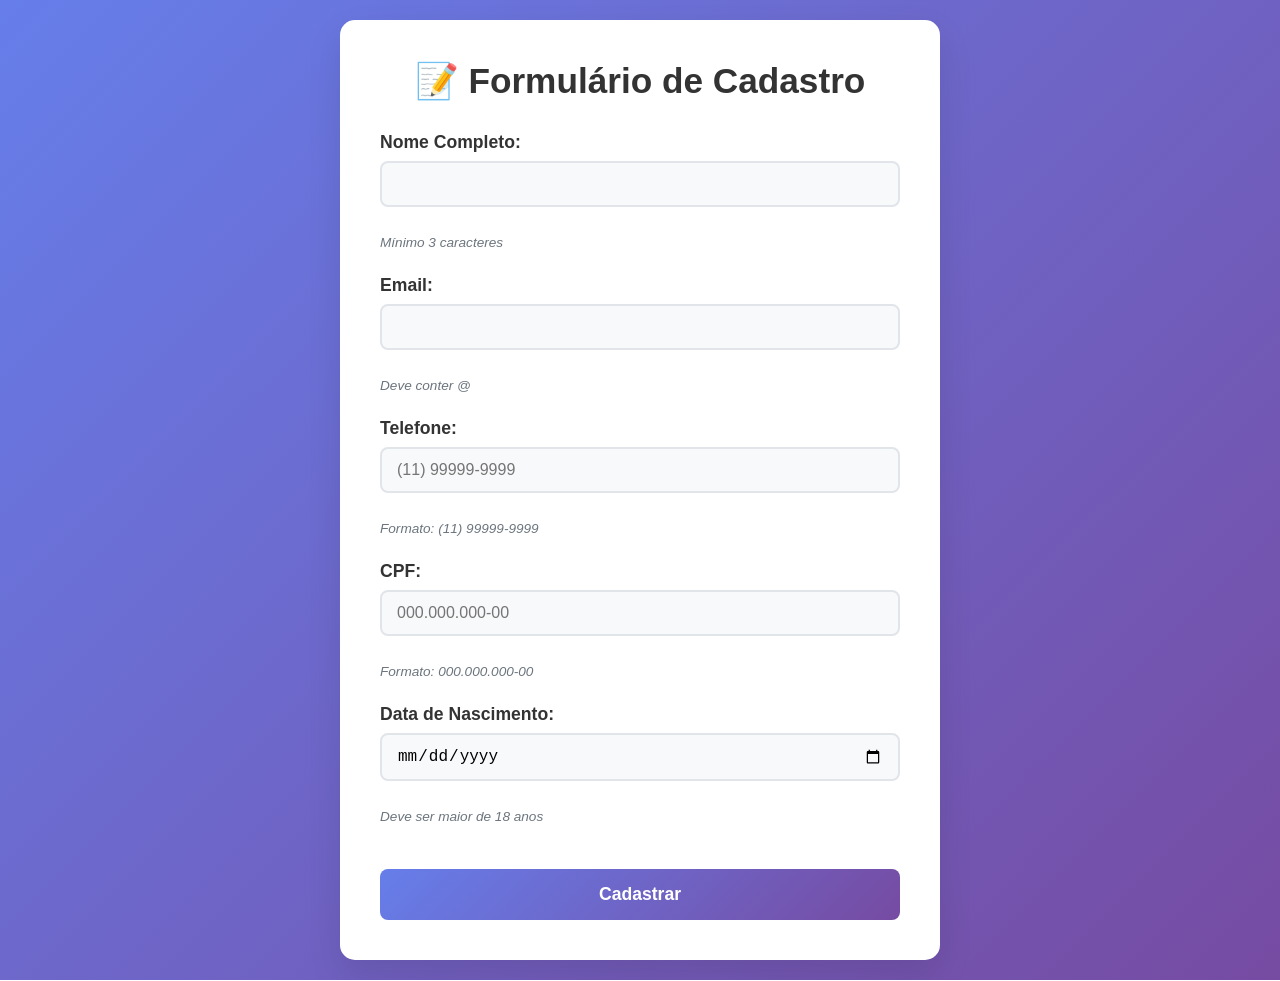
<file: 1 bm/leo-js/atividade1/index.html>
<!DOCTYPE html>
<html lang="pt-BR">
  <head>
    <meta charset="UTF-8" />
    <meta name="viewport" content="width=device-width, initial-scale=1.0" />
    <title>Formulário com Validação - Atividade 1</title>
    <link rel="stylesheet" href="styles.css" />
  </head>
  <body>
    <div class="container">
      <h1>📝 Formulário de Cadastro</h1>
      <form id="formulario" novalidate>
        <!-- Campo Nome: validação mínimo 3 caracteres -->
        <div class="campo">
          <label for="nome">Nome Completo:</label>
          <input type="text" id="nome" name="nome" required />
          <span class="erro" id="erro-nome"></span>
          <small class="dica">Mínimo 3 caracteres</small>
        </div>

        <!-- Campo Email: validação contendo @ -->
        <div class="campo">
          <label for="email">Email:</label>
          <input type="email" id="email" name="email" required />
          <span class="erro" id="erro-email"></span>
          <small class="dica">Deve conter @</small>
        </div>

        <!-- Campo Telefone: com máscara automática -->
        <div class="campo">
          <label for="telefone">Telefone:</label>
          <input
            type="tel"
            id="telefone"
            name="telefone"
            placeholder="(11) 99999-9999"
            required
          />
          <span class="erro" id="erro-telefone"></span>
          <small class="dica">Formato: (11) 99999-9999</small>
        </div>

        <!-- Campo CPF: com máscara automática -->
        <div class="campo">
          <label for="cpf">CPF:</label>
          <input
            type="text"
            id="cpf"
            name="cpf"
            placeholder="000.000.000-00"
            required
          />
          <span class="erro" id="erro-cpf"></span>
          <small class="dica">Formato: 000.000.000-00</small>
        </div>

        <!-- Campo Data de Nascimento: validação maior de 18 anos -->
        <div class="campo">
          <label for="dataNascimento">Data de Nascimento:</label>
          <input
            type="date"
            id="dataNascimento"
            name="dataNascimento"
            required
          />
          <span class="erro" id="erro-data"></span>
          <small class="dica">Deve ser maior de 18 anos</small>
        </div>

        <!-- Botão de submit -->
        <button type="submit">Cadastrar</button>

        <!-- Área para mostrar dados válidos -->
        <div id="resultado" class="resultado"></div>
      </form>
    </div>

    <script src="script.js"></script>
  </body>
</html>
</file>
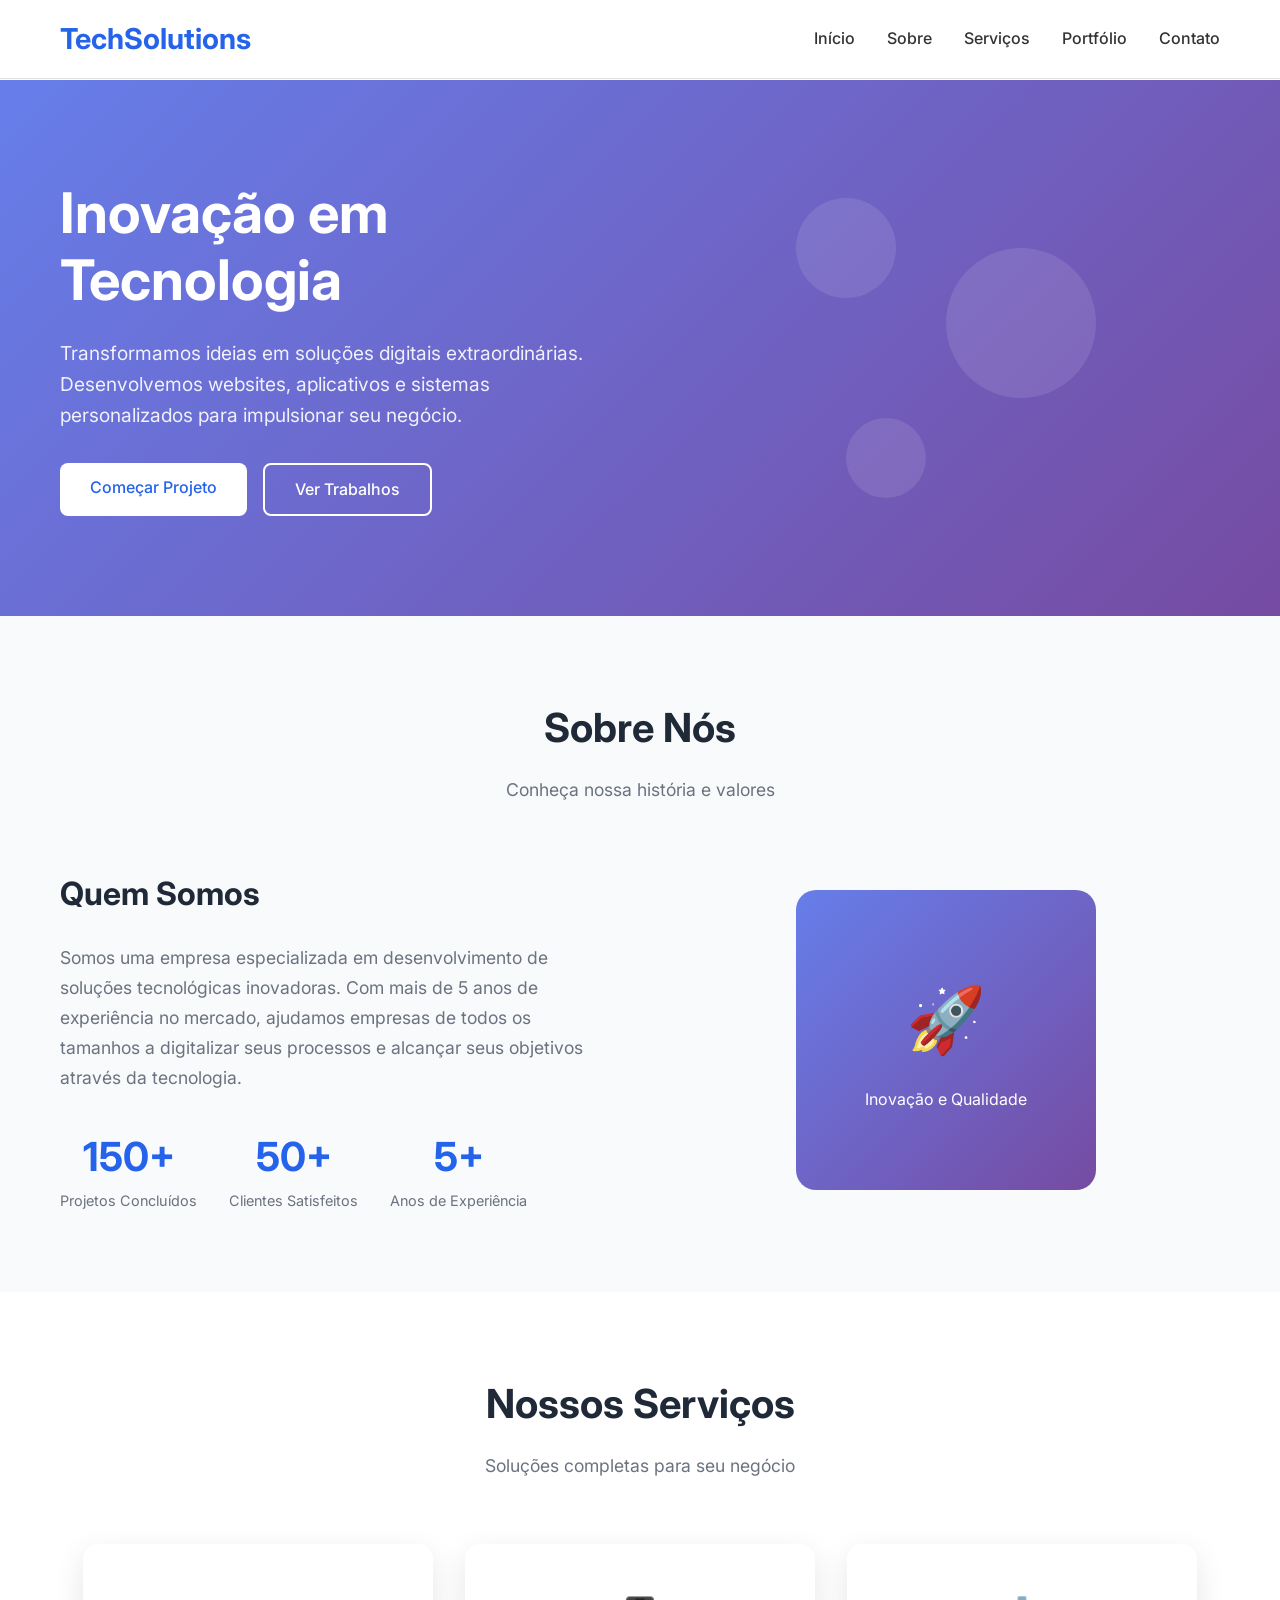
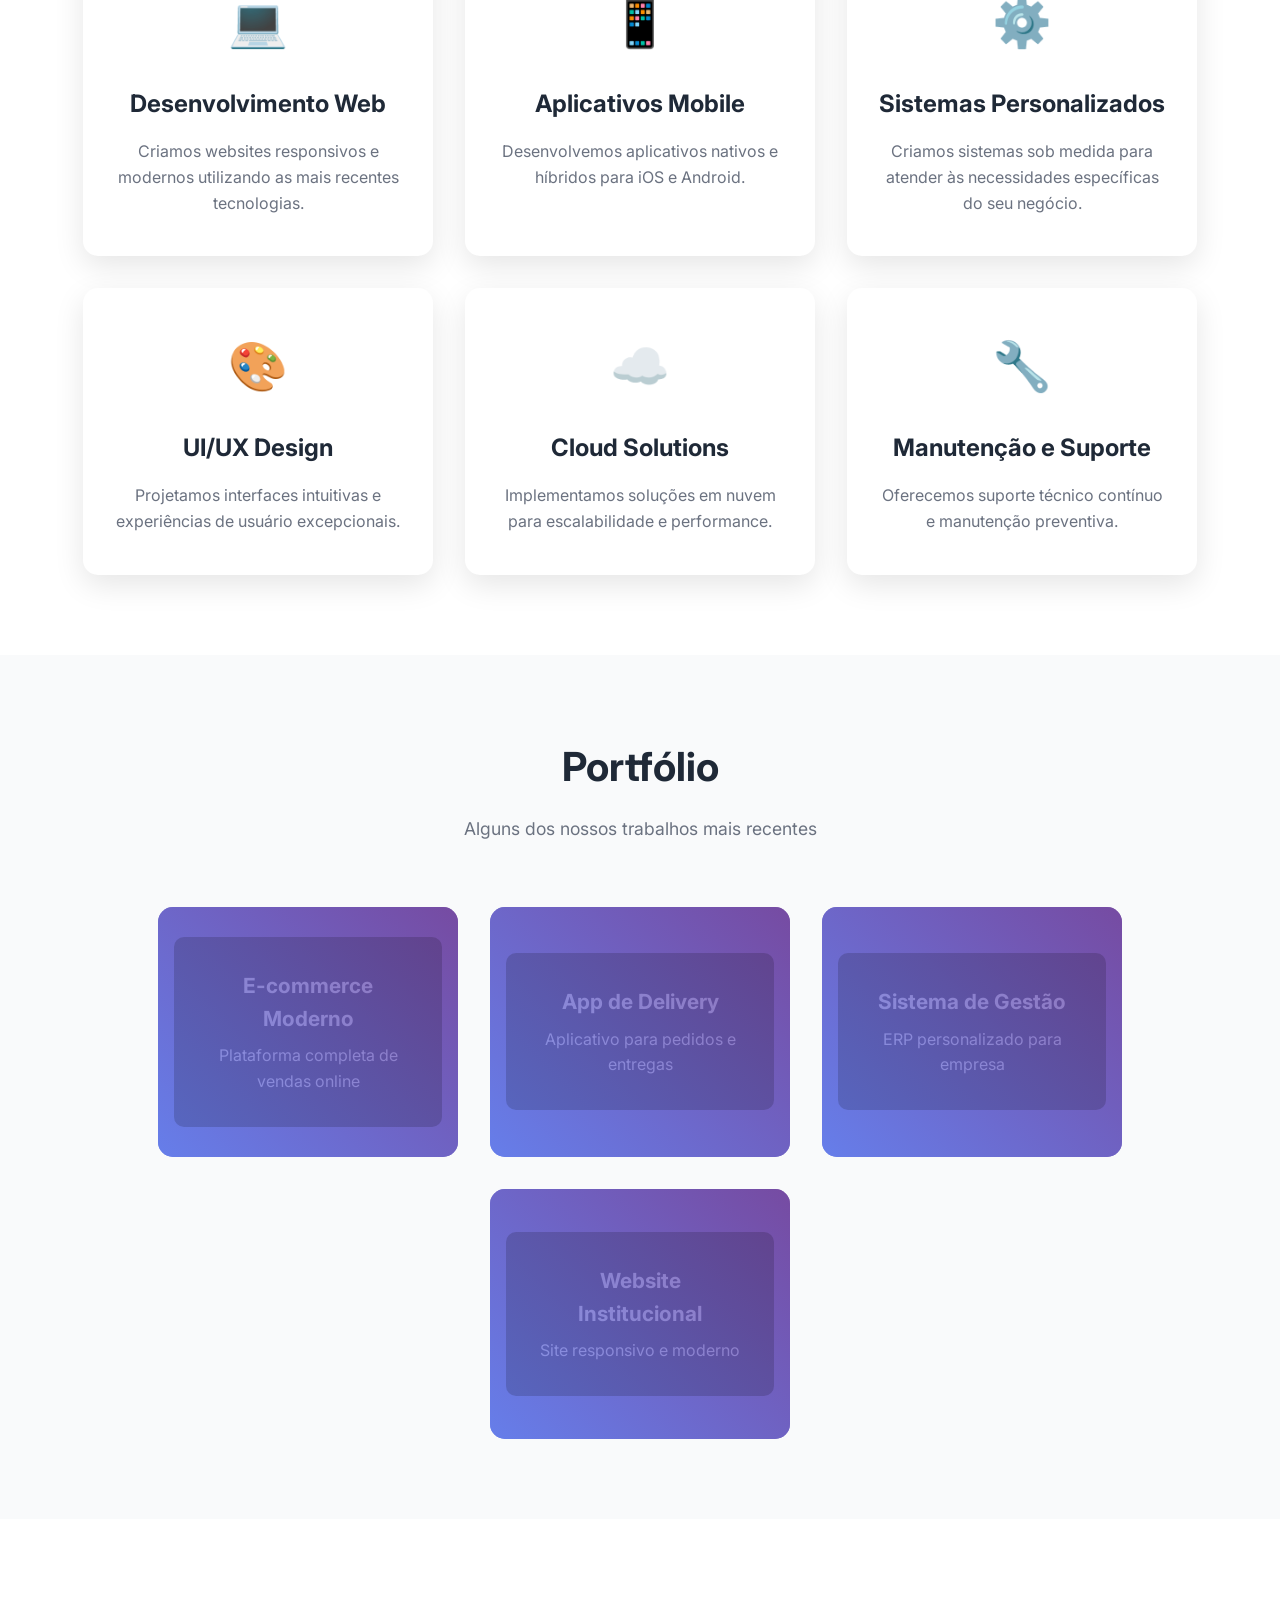
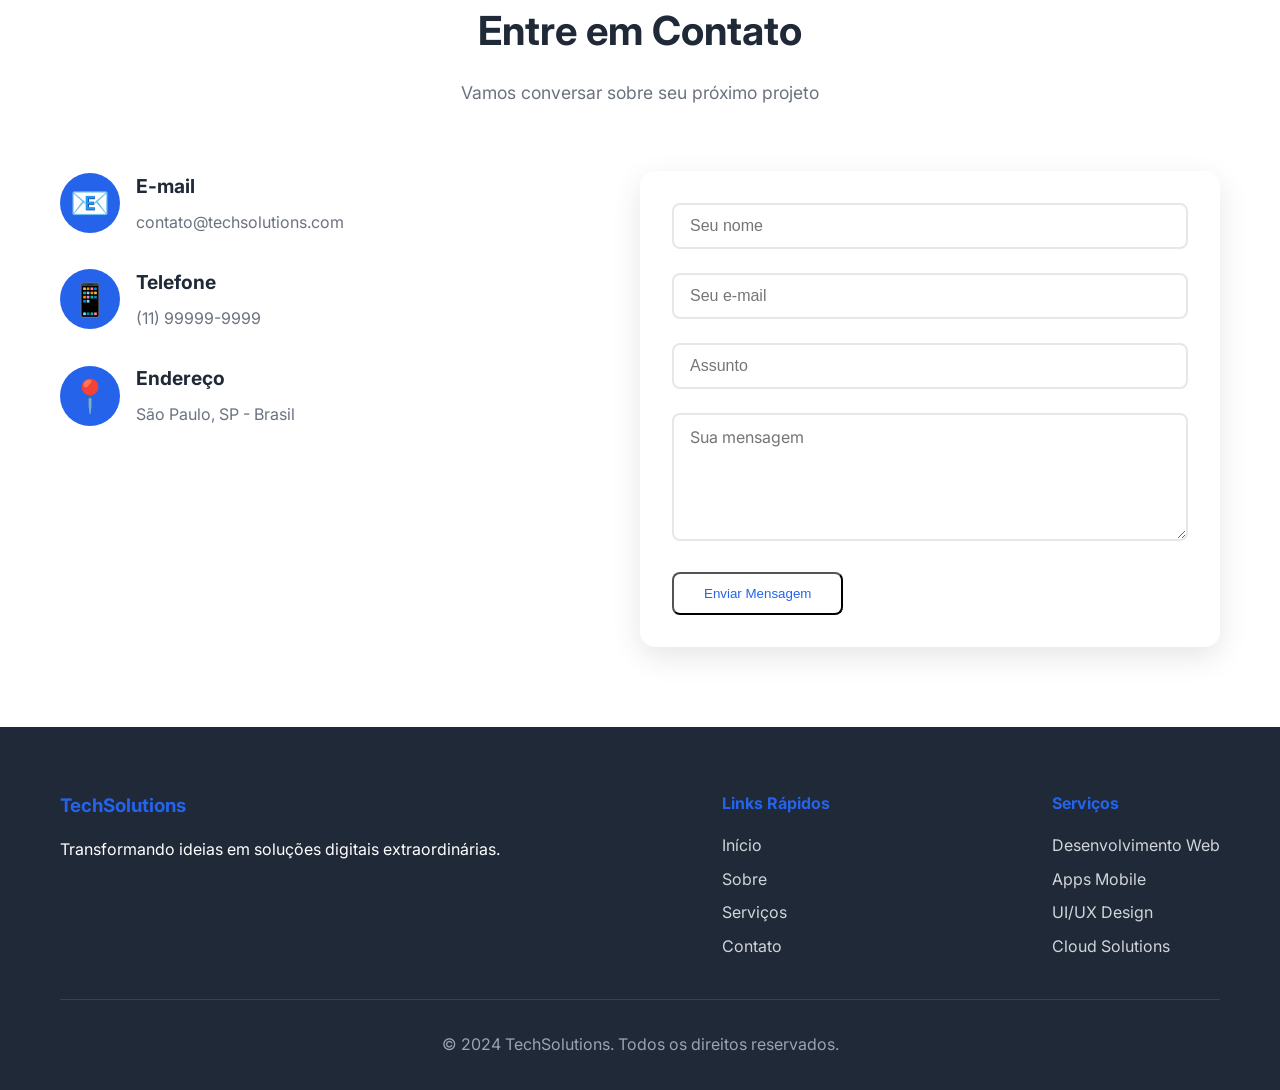
<file: 1 bm/osni/ofrmativa-2/index.html>
<!DOCTYPE html>
<html lang="pt-br">
  <head>
    <meta charset="UTF-8" />
    <meta name="viewport" content="width=device-width, initial-scale=1.0" />
    <title>TechSolutions - Inovação em Tecnologia</title>
    <link rel="stylesheet" href="style.css" />
    <link rel="preconnect" href="https://fonts.googleapis.com" />
    <link rel="preconnect" href="https://fonts.gstatic.com" crossorigin />
    <link
      href="https://fonts.googleapis.com/css2?family=Inter:wght@300;400;500;600;700&display=swap"
      rel="stylesheet"
    />
  </head>
  <body>
    <!-- Header -->
    <header class="header">
      <nav class="navbar">
        <div class="nav-container">
          <div class="nav-logo">
            <h1>TechSolutions</h1>
          </div>
          <div class="nav-menu" id="nav-menu">
            <a href="#home" class="nav-link">Início</a>
            <a href="#about" class="nav-link">Sobre</a>
            <a href="#services" class="nav-link">Serviços</a>
            <a href="#portfolio" class="nav-link">Portfólio</a>
            <a href="#contact" class="nav-link">Contato</a>
          </div>
          <div class="hamburger" id="hamburger">
            <span class="bar"></span>
            <span class="bar"></span>
            <span class="bar"></span>
          </div>
        </div>
      </nav>
    </header>

    <!-- Hero Section -->
    <section id="home" class="hero">
      <div class="hero-container">
        <div class="hero-content">
          <h2 class="hero-title">Inovação em Tecnologia</h2>
          <p class="hero-description">
            Transformamos ideias em soluções digitais extraordinárias.
            Desenvolvemos websites, aplicativos e sistemas personalizados para
            impulsionar seu negócio.
          </p>
          <div class="hero-buttons">
            <a href="#contact" class="btn btn-primary">Começar Projeto</a>
            <a href="#portfolio" class="btn btn-secondary">Ver Trabalhos</a>
          </div>
        </div>
        <div class="hero-image">
          <div class="hero-graphic">
            <div class="graphic-element"></div>
            <div class="graphic-element"></div>
            <div class="graphic-element"></div>
          </div>
        </div>
      </div>
    </section>

    <!-- About Section -->
    <section id="about" class="about">
      <div class="container">
        <div class="section-header">
          <h2 class="section-title">Sobre Nós</h2>
          <p class="section-subtitle">Conheça nossa história e valores</p>
        </div>
        <div class="about-content">
          <div class="about-text">
            <h3>Quem Somos</h3>
            <p>
              Somos uma empresa especializada em desenvolvimento de soluções
              tecnológicas inovadoras. Com mais de 5 anos de experiência no
              mercado, ajudamos empresas de todos os tamanhos a digitalizar seus
              processos e alcançar seus objetivos através da tecnologia.
            </p>
            <div class="stats">
              <div class="stat-item">
                <div class="stat-number">150+</div>
                <div class="stat-label">Projetos Concluídos</div>
              </div>
              <div class="stat-item">
                <div class="stat-number">50+</div>
                <div class="stat-label">Clientes Satisfeitos</div>
              </div>
              <div class="stat-item">
                <div class="stat-number">5+</div>
                <div class="stat-label">Anos de Experiência</div>
              </div>
            </div>
          </div>
          <div class="about-image">
            <div class="image-placeholder">
              <div class="placeholder-icon">🚀</div>
              <p>Inovação e Qualidade</p>
            </div>
          </div>
        </div>
      </div>
    </section>

    <!-- Services Section -->
    <section id="services" class="services">
      <div class="container">
        <div class="section-header">
          <h2 class="section-title">Nossos Serviços</h2>
          <p class="section-subtitle">Soluções completas para seu negócio</p>
        </div>
        <div class="services-grid">
          <div class="service-card">
            <div class="service-icon">💻</div>
            <h3>Desenvolvimento Web</h3>
            <p>
              Criamos websites responsivos e modernos utilizando as mais
              recentes tecnologias.
            </p>
          </div>
          <div class="service-card">
            <div class="service-icon">📱</div>
            <h3>Aplicativos Mobile</h3>
            <p>
              Desenvolvemos aplicativos nativos e híbridos para iOS e Android.
            </p>
          </div>
          <div class="service-card">
            <div class="service-icon">⚙️</div>
            <h3>Sistemas Personalizados</h3>
            <p>
              Criamos sistemas sob medida para atender às necessidades
              específicas do seu negócio.
            </p>
          </div>
          <div class="service-card">
            <div class="service-icon">🎨</div>
            <h3>UI/UX Design</h3>
            <p>
              Projetamos interfaces intuitivas e experiências de usuário
              excepcionais.
            </p>
          </div>
          <div class="service-card">
            <div class="service-icon">☁️</div>
            <h3>Cloud Solutions</h3>
            <p>
              Implementamos soluções em nuvem para escalabilidade e performance.
            </p>
          </div>
          <div class="service-card">
            <div class="service-icon">🔧</div>
            <h3>Manutenção e Suporte</h3>
            <p>Oferecemos suporte técnico contínuo e manutenção preventiva.</p>
          </div>
        </div>
      </div>
    </section>

    <!-- Portfolio Section -->
    <section id="portfolio" class="portfolio">
      <div class="container">
        <div class="section-header">
          <h2 class="section-title">Portfólio</h2>
          <p class="section-subtitle">
            Alguns dos nossos trabalhos mais recentes
          </p>
        </div>
        <div class="portfolio-grid">
          <div class="portfolio-item">
            <div class="portfolio-image">
              <div class="project-overlay">
                <h4>E-commerce Moderno</h4>
                <p>Plataforma completa de vendas online</p>
              </div>
            </div>
          </div>
          <div class="portfolio-item">
            <div class="portfolio-image">
              <div class="project-overlay">
                <h4>App de Delivery</h4>
                <p>Aplicativo para pedidos e entregas</p>
              </div>
            </div>
          </div>
          <div class="portfolio-item">
            <div class="portfolio-image">
              <div class="project-overlay">
                <h4>Sistema de Gestão</h4>
                <p>ERP personalizado para empresa</p>
              </div>
            </div>
          </div>
          <div class="portfolio-item">
            <div class="portfolio-image">
              <div class="project-overlay">
                <h4>Website Institucional</h4>
                <p>Site responsivo e moderno</p>
              </div>
            </div>
          </div>
        </div>
      </div>
    </section>

    <!-- Contact Section -->
    <section id="contact" class="contact">
      <div class="container">
        <div class="section-header">
          <h2 class="section-title">Entre em Contato</h2>
          <p class="section-subtitle">
            Vamos conversar sobre seu próximo projeto
          </p>
        </div>
        <div class="contact-content">
          <div class="contact-info">
            <div class="contact-item">
              <div class="contact-icon">📧</div>
              <div>
                <h4>E-mail</h4>
                <p>contato@techsolutions.com</p>
              </div>
            </div>
            <div class="contact-item">
              <div class="contact-icon">📱</div>
              <div>
                <h4>Telefone</h4>
                <p>(11) 99999-9999</p>
              </div>
            </div>
            <div class="contact-item">
              <div class="contact-icon">📍</div>
              <div>
                <h4>Endereço</h4>
                <p>São Paulo, SP - Brasil</p>
              </div>
            </div>
          </div>
          <form class="contact-form">
            <div class="form-group">
              <input type="text" placeholder="Seu nome" required />
            </div>
            <div class="form-group">
              <input type="email" placeholder="Seu e-mail" required />
            </div>
            <div class="form-group">
              <input type="text" placeholder="Assunto" required />
            </div>
            <div class="form-group">
              <textarea placeholder="Sua mensagem" rows="5" required></textarea>
            </div>
            <button type="submit" class="btn btn-primary">
              Enviar Mensagem
            </button>
          </form>
        </div>
      </div>
    </section>

    <!-- Footer -->
    <footer class="footer">
      <div class="container">
        <div class="footer-content">
          <div class="footer-section">
            <h3>TechSolutions</h3>
            <p>Transformando ideias em soluções digitais extraordinárias.</p>
          </div>
          <div class="footer-section">
            <h4>Links Rápidos</h4>
            <a href="#home">Início</a>
            <a href="#about">Sobre</a>
            <a href="#services">Serviços</a>
            <a href="#contact">Contato</a>
          </div>
          <div class="footer-section">
            <h4>Serviços</h4>
            <a href="#services">Desenvolvimento Web</a>
            <a href="#services">Apps Mobile</a>
            <a href="#services">UI/UX Design</a>
            <a href="#services">Cloud Solutions</a>
          </div>
        </div>
        <div class="footer-bottom">
          <p>&copy; 2024 TechSolutions. Todos os direitos reservados.</p>
        </div>
      </div>
    </footer>

    <script>
      // Mobile menu toggle
      const hamburger = document.getElementById("hamburger");
      const navMenu = document.getElementById("nav-menu");

      hamburger.addEventListener("click", () => {
        hamburger.classList.toggle("active");
        navMenu.classList.toggle("active");
      });

      // Close menu when clicking on a link
      document.querySelectorAll(".nav-link").forEach((n) =>
        n.addEventListener("click", () => {
          hamburger.classList.remove("active");
          navMenu.classList.remove("active");
        })
      );

      // Smooth scrolling
      document.querySelectorAll('a[href^="#"]').forEach((anchor) => {
        anchor.addEventListener("click", function (e) {
          e.preventDefault();
          document.querySelector(this.getAttribute("href")).scrollIntoView({
            behavior: "smooth",
          });
        });
      });
    </script>
  </body>
</html>
</file>
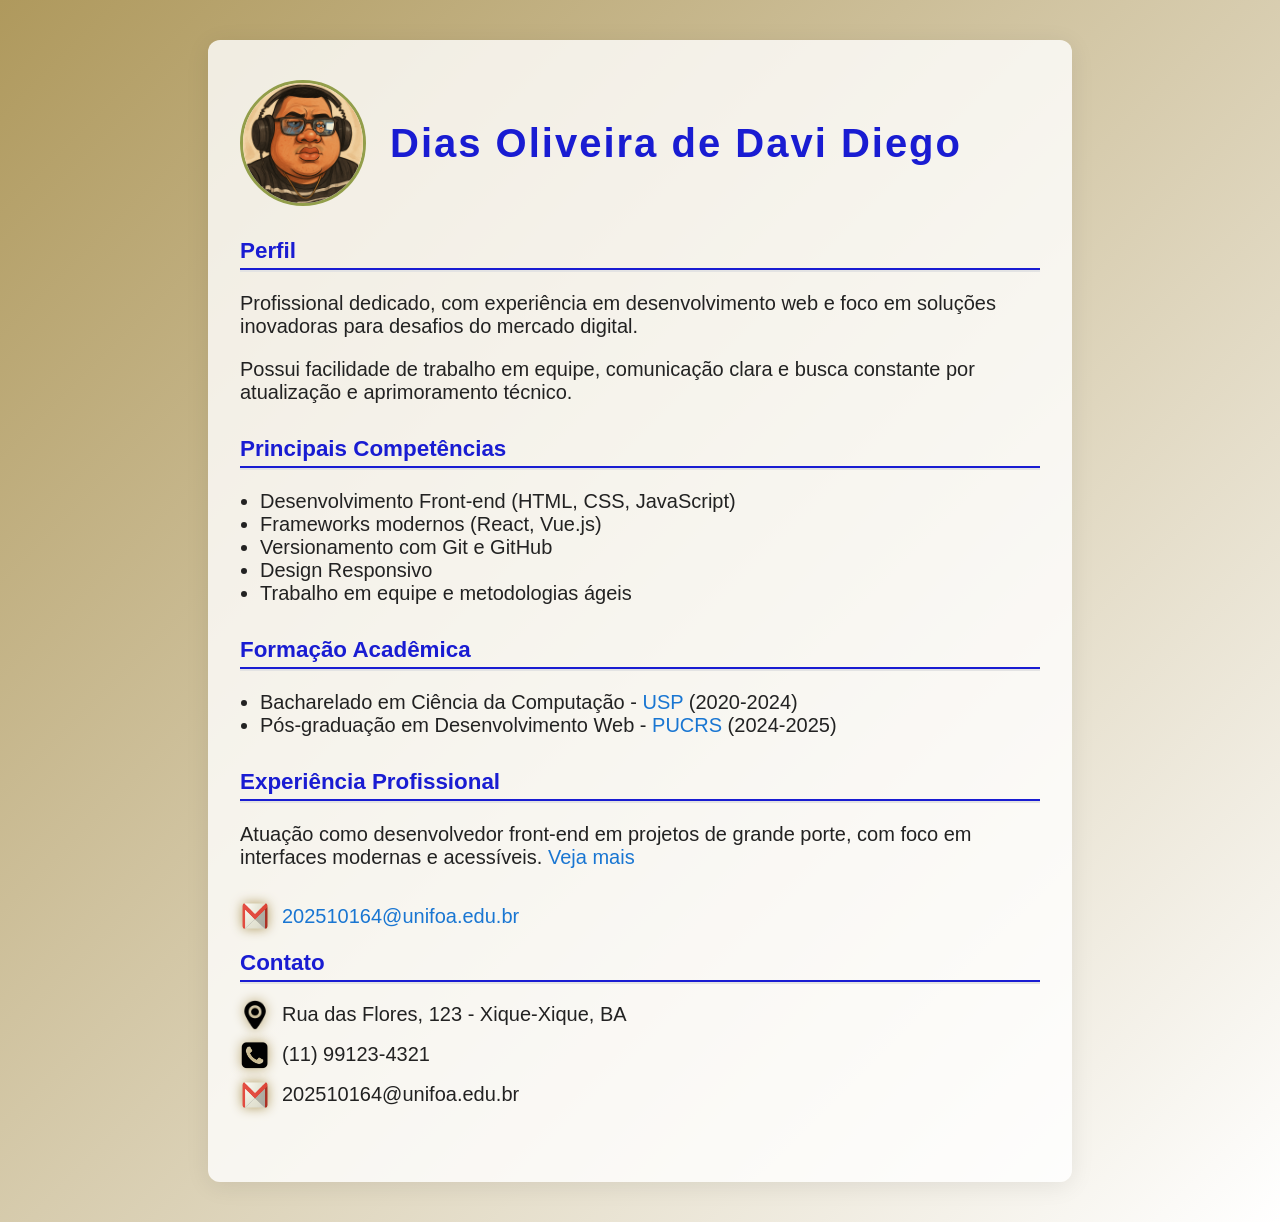
<file: 2 bm/osni-CSS/202510164/formativa/index.html>
<!DOCTYPE html>
<html lang="pt-br">
  <head>
    <meta charset="UTF-8" />
    <meta name="viewport" content="width=device-width, initial-scale=1.0" />
    <title>Currículo de ias Oliveira de Davi Diego</title>
    <link rel="stylesheet" href="index.css" />
    <style>
      @charset "UTF-8";
      body {
        font-family: "Segoe UI", Arial, sans-serif;
        background: linear-gradient(135deg, #af995d 0%, #fff 100%);
        margin: 0;
        padding: 0;
        color: #222;
        font-size: 20px;
        min-height: 100vh;
        animation: bg-move 8s ease-in-out infinite alternate;
      }
      @keyframes bg-move {
        0% {
          background-position: 0% 50%;
        }
        100% {
          background-position: 100% 50%;
        }
      }
      .container {
        max-width: 800px;
        margin: 40px auto;
        background: #ffffffcc;
        border-radius: 12px;
        box-shadow: 0 4px 24px rgba(0, 0, 0, 0.08);
        padding: 40px 32px;
        animation: fade-in 1.2s ease;
        will-change: transform, opacity;
      }
      @keyframes fade-in {
        from {
          opacity: 0;
          transform: translateY(40px);
        }
        to {
          opacity: 1;
          transform: translateY(0);
        }
      }
      .header {
        display: flex;
        align-items: center;
        gap: 24px;
        margin-bottom: 32px;
      }
      .avatar {
        width: 120px;
        height: 120px;
        border-radius: 50%;
        object-fit: cover;
        border: 3px solid #929e4a;
        box-shadow: 0 0 0 0 #929e4a;
        animation: pulse-avatar 2s infinite alternate;
      }
      @keyframes pulse-avatar {
        0% {
          box-shadow: 0 0 0 0 #929e4a44;
        }
        100% {
          box-shadow: 0 0 24px 8px #929e4a44;
        }
      }
      h1 {
        font-size: 2.5rem;
        color: #191cd2;
        margin: 0;
        letter-spacing: 2px;
        animation: text-glow 2s infinite alternate;
      }
      @keyframes text-glow {
        0% {
          text-shadow: 0 0 0 #191cd2;
        }
        100% {
          text-shadow: 0 0 16px #191cd277;
        }
      }
      section {
        margin-bottom: 32px;
        opacity: 0;
        animation: section-fade 1s forwards;
      }
      section:nth-of-type(1) {
        animation-delay: 0.3s;
      }
      section:nth-of-type(2) {
        animation-delay: 0.6s;
      }
      section:nth-of-type(3) {
        animation-delay: 0.9s;
      }
      section:nth-of-type(4) {
        animation-delay: 1.2s;
      }
      section:nth-of-type(5) {
        animation-delay: 1.5s;
      }
      @keyframes section-fade {
        to {
          opacity: 1;
        }
      }
      h2 {
        color: #191cd2;
        border-bottom: 2px solid #e3e3e3;
        padding-bottom: 6px;
        margin-bottom: 16px;
        font-size: 1.4rem;
        position: relative;
        overflow: hidden;
      }
      h2::after {
        content: "";
        display: block;
        width: 0;
        height: 2px;
        background: #191cd2;
        position: absolute;
        left: 0;
        bottom: 0;
        animation: underline-grow 1s forwards;
      }
      section:nth-of-type(1) h2::after {
        animation-delay: 0.4s;
      }
      section:nth-of-type(2) h2::after {
        animation-delay: 0.7s;
      }
      section:nth-of-type(3) h2::after {
        animation-delay: 1s;
      }
      section:nth-of-type(4) h2::after {
        animation-delay: 1.3s;
      }
      section:nth-of-type(5) h2::after {
        animation-delay: 1.6s;
      }
      @keyframes underline-grow {
        to {
          width: 100%;
        }
      }
      ul {
        padding-left: 20px;
      }
      .contato-item {
        display: flex;
        align-items: center;
        margin-bottom: 10px;
        transition: transform 0.2s;
      }
      .contato-item:hover {
        transform: scale(1.05) rotate(-2deg);
      }
      .contato-item img {
        width: 30px;
        height: 30px;
        margin-right: 12px;
        filter: drop-shadow(0 0 6px #af995d);
        transition: filter 0.3s;
      }
      .contato-item:hover img {
        filter: drop-shadow(0 0 16px #af995d);
      }
      a {
        color: #1976d2;
        text-decoration: none;
        transition: color 0.2s;
      }
      a:hover {
        text-decoration: underline;
        color: #af995d;
      }

      /* Media queries aprimoradas */
      @media (max-width: 768px) {
        .container {
          margin: 20px;
          padding: 20px;
        }

        .header {
          flex-direction: column;
          text-align: center;
        }

        h1 {
          font-size: 1.8rem;
        }

        .avatar {
          width: 100px;
          height: 100px;
        }
      }

      @media (max-width: 480px) {
        body {
          font-size: 16px;
        }

        .container {
          margin: 10px;
          padding: 15px;
        }
      }
    </style>
  </head>
  <body>
    <div class="container">
      <header class="header" role="banner">
        <img
          src="imagens/caricatura.png"
          alt="Foto profissional de Dias Oliveira"
          class="avatar"
        />
        <h1>Dias Oliveira de Davi Diego</h1>
      </header>

      <section>
        <h2>Perfil</h2>
        <p>
          Profissional dedicado, com experiência em desenvolvimento web e foco
          em soluções inovadoras para desafios do mercado digital.
        </p>
        <p>
          Possui facilidade de trabalho em equipe, comunicação clara e busca
          constante por atualização e aprimoramento técnico.
        </p>
      </section>

      <section>
        <h2>Principais Competências</h2>
        <ul>
          <li>Desenvolvimento Front-end (HTML, CSS, JavaScript)</li>
          <li>Frameworks modernos (React, Vue.js)</li>
          <li>Versionamento com Git e GitHub</li>
          <li>Design Responsivo</li>
          <li>Trabalho em equipe e metodologias ágeis</li>
        </ul>
      </section>

      <section>
        <h2>Formação Acadêmica</h2>
        <ul>
          <li>
            Bacharelado em Ciência da Computação -
            <a href="https://www.usp.br" target="_blank">USP</a> (2020-2024)
          </li>
          <li>
            Pós-graduação em Desenvolvimento Web -
            <a href="https://www.pucrs.br" target="_blank">PUCRS</a> (2024-2025)
          </li>
        </ul>
      </section>

      <section>
        <h2>Experiência Profissional</h2>
        <p>
          Atuação como desenvolvedor front-end em projetos de grande porte, com
          foco em interfaces modernas e acessíveis.
          <a href="experiencia.html">Veja mais</a>
        </p>
      </section>

      <nav class="contact-nav" role="navigation" aria-label="Contatos">
        <div class="contato-item">
          <img
            src="imagens/email.png"
            alt="Ícone de email"
            aria-hidden="true"
          />
          <a href="#" aria-label="Enviar email">202510164@unifoa.edu.br</a>
        </div>
      </nav>

      <section>
        <h2>Contato</h2>
        <div class="contato-item">
          <img src="imagens/endereco-removebg-preview.png" alt="Endereço" />
          <span>Rua das Flores, 123 - Xique-Xique, BA</span>
        </div>
        <div class="contato-item">
          <img src="imagens/teleffoe.png" alt="Telefone" />
          <span>(11) 99123-4321</span>
        </div>
        <div class="contato-item">
          <img src="imagens/email.png" alt="E-mail" />
          <span>202510164@unifoa.edu.br</span>
        </div>
      </section>
    </div>
  </body>
</html>
</file>
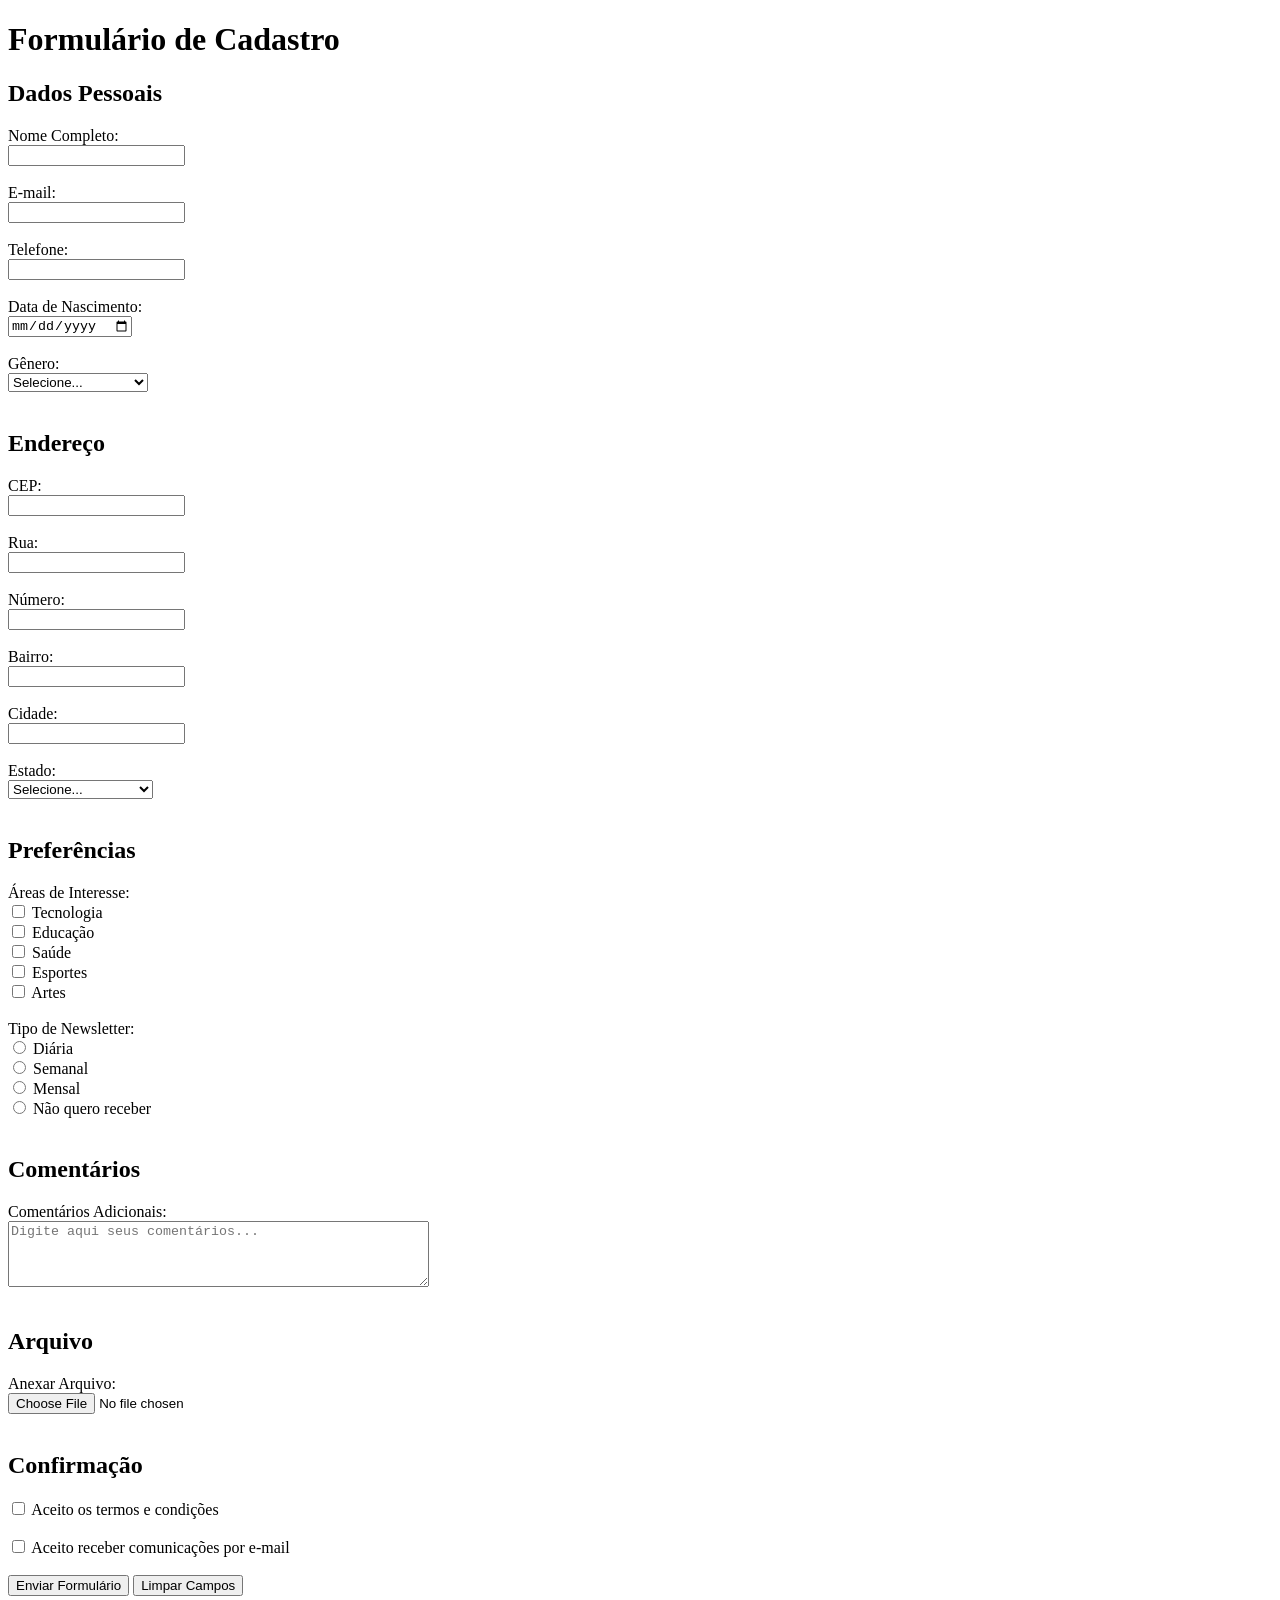
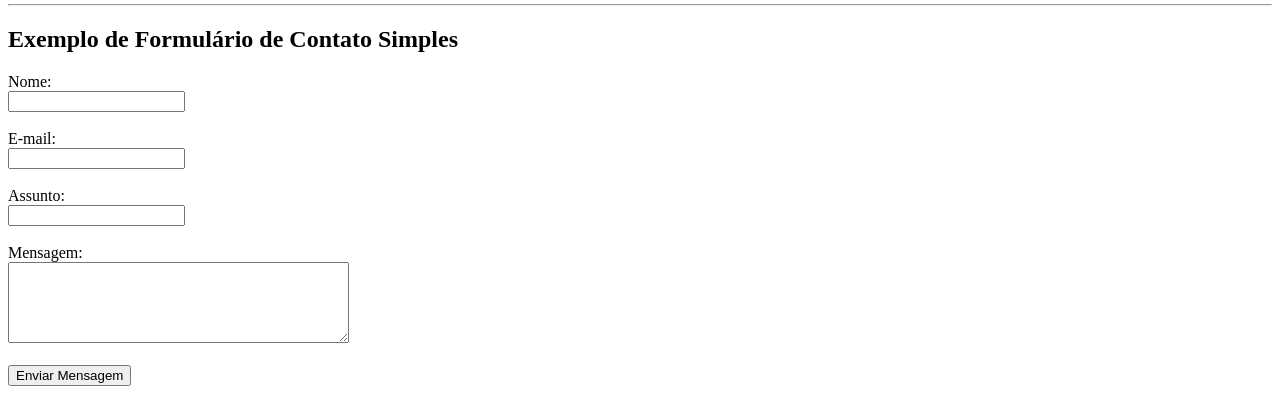
<file: 1 bm/leo-js/vnu.html>
<!DOCTYPE html>
<html lang="pt-br">
  <head>
    <meta charset="UTF-8" />
    <meta name="viewport" content="width=device-width, initial-scale=1.0" />
    <title>Formulário Simples</title>
  </head>
  <body>
    <h1>Formulário de Cadastro</h1>

    <form action="#" method="post">
      <h2>Dados Pessoais</h2>

      <label for="nome">Nome Completo:</label><br />
      <input type="text" id="nome" name="nome" required /><br /><br />

      <label for="email">E-mail:</label><br />
      <input type="email" id="email" name="email" required /><br /><br />

      <label for="telefone">Telefone:</label><br />
      <input type="tel" id="telefone" name="telefone" /><br /><br />

      <label for="nascimento">Data de Nascimento:</label><br />
      <input type="date" id="nascimento" name="nascimento" /><br /><br />

      <label for="genero">Gênero:</label><br />
      <select id="genero" name="genero">
        <option value="">Selecione...</option>
        <option value="masculino">Masculino</option>
        <option value="feminino">Feminino</option>
        <option value="outro">Outro</option>
        <option value="nao-informar">Prefiro não informar</option></select
      ><br /><br />

      <h2>Endereço</h2>

      <label for="cep">CEP:</label><br />
      <input
        type="text"
        id="cep"
        name="cep"
        pattern="[0-9]{5}-?[0-9]{3}"
      /><br /><br />

      <label for="rua">Rua:</label><br />
      <input type="text" id="rua" name="rua" /><br /><br />

      <label for="numero">Número:</label><br />
      <input type="text" id="numero" name="numero" /><br /><br />

      <label for="bairro">Bairro:</label><br />
      <input type="text" id="bairro" name="bairro" /><br /><br />

      <label for="cidade">Cidade:</label><br />
      <input type="text" id="cidade" name="cidade" /><br /><br />

      <label for="estado">Estado:</label><br />
      <select id="estado" name="estado">
        <option value="">Selecione...</option>
        <option value="AC">Acre</option>
        <option value="AL">Alagoas</option>
        <option value="AP">Amapá</option>
        <option value="AM">Amazonas</option>
        <option value="BA">Bahia</option>
        <option value="CE">Ceará</option>
        <option value="DF">Distrito Federal</option>
        <option value="ES">Espírito Santo</option>
        <option value="GO">Goiás</option>
        <option value="MA">Maranhão</option>
        <option value="MT">Mato Grosso</option>
        <option value="MS">Mato Grosso do Sul</option>
        <option value="MG">Minas Gerais</option>
        <option value="PA">Pará</option>
        <option value="PB">Paraíba</option>
        <option value="PR">Paraná</option>
        <option value="PE">Pernambuco</option>
        <option value="PI">Piauí</option>
        <option value="RJ">Rio de Janeiro</option>
        <option value="RN">Rio Grande do Norte</option>
        <option value="RS">Rio Grande do Sul</option>
        <option value="RO">Rondônia</option>
        <option value="RR">Roraima</option>
        <option value="SC">Santa Catarina</option>
        <option value="SP">São Paulo</option>
        <option value="SE">Sergipe</option>
        <option value="TO">Tocantins</option></select
      ><br /><br />

      <h2>Preferências</h2>

      <label for="interesses">Áreas de Interesse:</label><br />
      <input
        type="checkbox"
        id="tecnologia"
        name="interesses[]"
        value="tecnologia"
      />
      <label for="tecnologia">Tecnologia</label><br />

      <input
        type="checkbox"
        id="educacao"
        name="interesses[]"
        value="educacao"
      />
      <label for="educacao">Educação</label><br />

      <input type="checkbox" id="saude" name="interesses[]" value="saude" />
      <label for="saude">Saúde</label><br />

      <input
        type="checkbox"
        id="esportes"
        name="interesses[]"
        value="esportes"
      />
      <label for="esportes">Esportes</label><br />

      <input type="checkbox" id="artes" name="interesses[]" value="artes" />
      <label for="artes">Artes</label><br /><br />

      <label for="newsletter">Tipo de Newsletter:</label><br />
      <input type="radio" id="diaria" name="newsletter" value="diaria" />
      <label for="diaria">Diária</label><br />

      <input type="radio" id="semanal" name="newsletter" value="semanal" />
      <label for="semanal">Semanal</label><br />

      <input type="radio" id="mensal" name="newsletter" value="mensal" />
      <label for="mensal">Mensal</label><br />

      <input type="radio" id="nenhuma" name="newsletter" value="nenhuma" />
      <label for="nenhuma">Não quero receber</label><br /><br />

      <h2>Comentários</h2>

      <label for="comentarios">Comentários Adicionais:</label><br />
      <textarea
        id="comentarios"
        name="comentarios"
        rows="4"
        cols="50"
        placeholder="Digite aqui seus comentários..."
      ></textarea
      ><br /><br />

      <h2>Arquivo</h2>

      <label for="arquivo">Anexar Arquivo:</label><br />
      <input
        type="file"
        id="arquivo"
        name="arquivo"
        accept=".pdf,.doc,.docx,.jpg,.png"
      /><br /><br />

      <h2>Confirmação</h2>

      <input type="checkbox" id="termos" name="termos" required />
      <label for="termos">Aceito os termos e condições</label><br /><br />

      <input type="checkbox" id="privacidade" name="privacidade" />
      <label for="privacidade">Aceito receber comunicações por e-mail</label
      ><br /><br />

      <button type="submit">Enviar Formulário</button>
      <button type="reset">Limpar Campos</button>
    </form>

    <hr />

    <h2>Exemplo de Formulário de Contato Simples</h2>

    <form action="#" method="post">
      <label for="nome-contato">Nome:</label><br />
      <input
        type="text"
        id="nome-contato"
        name="nome-contato"
        required
      /><br /><br />

      <label for="email-contato">E-mail:</label><br />
      <input
        type="email"
        id="email-contato"
        name="email-contato"
        required
      /><br /><br />

      <label for="assunto">Assunto:</label><br />
      <input type="text" id="assunto" name="assunto" /><br /><br />

      <label for="mensagem">Mensagem:</label><br />
      <textarea
        id="mensagem"
        name="mensagem"
        rows="5"
        cols="40"
        required
      ></textarea
      ><br /><br />

      <button type="submit">Enviar Mensagem</button>
    </form>
  </body>
</html>
</file>
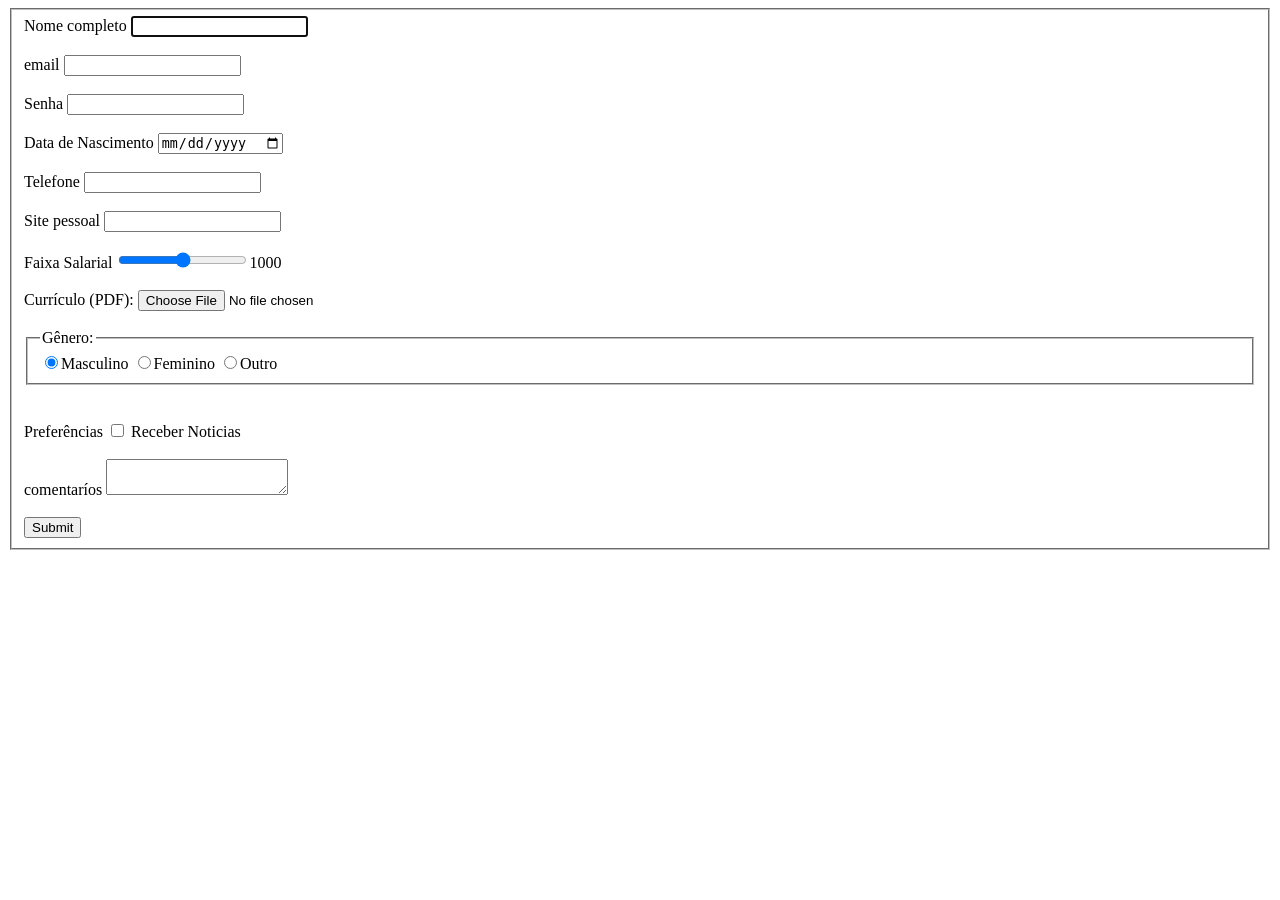
<file: 1 bm/osni HTML/desafio.html>
<!DOCTYPE html>
<html lang="pt-br">
<head>
    <meta charset="UTF-8">
    <meta name="viewport" content="width=device-width, initial-scale=1.0">
    <title>Formulario avançado</title>
</head>
<body>

    <form action="#">
        <fieldset>
            
            <!-- nome -->
            <label for="name">Nome completo</label>
            <input type="text" autofocus  required minlength="3" maxlength="40"><br><br>

            <!-- email -->
            <label for="email">email</label>
            <input type="email" autocomplete="" required><br><br>

            <!-- senha -->
            <label for="senha">Senha</label>
            <input type="password"  minlength="6"> <br><br>

            <!-- data de nascimento -->
            <label for="Data de Nascimento">Data de Nascimento</label>
            <input type="date" name="data de nascimento"><br><br>

            <!-- Telefone -->
            <label for="telefone">Telefone</label>
            <input type="tel"  pattern="([0-9])" title="apenas numeros são permetidos"><br><br>

            <!-- URL pessoal -->
            <label for="site">Site pessoal</label>
            <input type="url" ><br><br>

            <!-- faixa salarial -->
            <label for="faixa salarial">Faixa Salarial</label>
            <input type="range" name="salario"><span>1000</span><br><br>

            <!-- arquivo de curriculo -->
            <label for="curriculo">Currículo (PDF): </label>
            <input type="file" accept=".pdf" ><br><br>

            <!-- genero -->
            <fieldset> <legend>Gênero:</legend> 
                <input type="radio" name="genero" value="masculino" checked>Masculino
                <input type="radio" name="genero" value="feminino">Feminino
                <input type="radio" name="genero" value="outro">Outro
            </fieldset>

            <br><br>

            <!-- preferencia -->
            <label for="preferencia">Preferências</label>
            <input type="checkbox">
            <label for="Noticias">Receber Noticias</label><br><br>

            <!-- comentarios -->
            <label for="comentarios">comentaríos</label>
            <textarea name="comentaríos" id=""></textarea><br><br>

            <!-- botao de envio -->
            <input type="submit">
        </fieldset>
    </form>
</body>
</html>
</file>
<file: 1 bm/leo-js/atividade1/styles.css>
/* ===== ESTILOS PARA FORMULÁRIO COM VALIDAÇÃO ===== */

/* Reset básico */
* {
  margin: 0;
  padding: 0;
  box-sizing: border-box;
}

body {
  font-family: "Segoe UI", Tahoma, Geneva, Verdana, sans-serif;
  background: linear-gradient(135deg, #667eea 0%, #764ba2 100%);
  min-height: 100vh;
  padding: 20px;
}

.container {
  max-width: 600px;
  margin: 0 auto;
  background: white;
  border-radius: 15px;
  box-shadow: 0 15px 35px rgba(0, 0, 0, 0.1);
  padding: 40px;
}

h1 {
  text-align: center;
  color: #333;
  margin-bottom: 30px;
  font-size: 2.2em;
}

/* ===== ESTILOS DOS CAMPOS DO FORMULÁRIO ===== */
.campo {
  margin-bottom: 25px;
  position: relative;
}

label {
  display: block;
  margin-bottom: 8px;
  color: #333;
  font-weight: 600;
  font-size: 1.1em;
}

input {
  width: 100%;
  padding: 12px 15px;
  border: 2px solid #e1e5e9;
  border-radius: 8px;
  font-size: 16px;
  transition: all 0.3s ease;
  background: #f8f9fa;
}

/* Estado de foco nos inputs */
input:focus {
  outline: none;
  border-color: #667eea;
  background: white;
  box-shadow: 0 0 0 3px rgba(102, 126, 234, 0.1);
}

/* Input válido (verde) */
input.valido {
  border-color: #28a745;
  background-color: #f8fff9;
}

/* Input inválido (vermelho) */
input.invalido {
  border-color: #dc3545;
  background-color: #fff8f8;
}

/* ===== MENSAGENS DE ERRO ===== */
.erro {
  display: block;
  color: #dc3545;
  font-size: 0.9em;
  margin-top: 5px;
  min-height: 20px;
  font-weight: 500;
}

/* Dicas de preenchimento */
.dica {
  display: block;
  color: #6c757d;
  font-size: 0.85em;
  margin-top: 3px;
  font-style: italic;
}

/* ===== BOTÃO DE SUBMIT ===== */
button {
  width: 100%;
  padding: 15px;
  background: linear-gradient(135deg, #667eea 0%, #764ba2 100%);
  color: white;
  border: none;
  border-radius: 8px;
  font-size: 1.1em;
  font-weight: 600;
  cursor: pointer;
  transition: all 0.3s ease;
  margin-top: 20px;
}

button:hover {
  transform: translateY(-2px);
  box-shadow: 0 8px 20px rgba(102, 126, 234, 0.3);
}

button:active {
  transform: translateY(0);
}

button:disabled {
  background: #6c757d;
  cursor: not-allowed;
  transform: none;
  box-shadow: none;
}

/* ===== ÁREA DE RESULTADO ===== */
.resultado {
  margin-top: 25px;
  padding: 20px;
  background: #d4edda;
  border: 1px solid #c3e6cb;
  border-radius: 8px;
  color: #155724;
  display: none;
}

.resultado.show {
  display: block;
  animation: slideIn 0.3s ease;
}

.resultado h3 {
  margin-bottom: 15px;
  color: #0d4f1c;
}

.resultado ul {
  list-style: none;
  padding: 0;
}

.resultado li {
  padding: 5px 0;
  border-bottom: 1px solid #c3e6cb;
}

.resultado li:last-child {
  border-bottom: none;
}

.resultado strong {
  color: #0d4f1c;
  margin-right: 10px;
}

/* ===== ANIMAÇÕES ===== */
@keyframes slideIn {
  from {
    opacity: 0;
    transform: translateY(-10px);
  }
  to {
    opacity: 1;
    transform: translateY(0);
  }
}

/* ===== RESPONSIVIDADE ===== */
@media (max-width: 768px) {
  .container {
    margin: 10px;
    padding: 25px;
  }

  h1 {
    font-size: 1.8em;
  }

  input {
    font-size: 16px; /* Evita zoom no iOS */
  }
}
</file>
<file: 1 bm/osni/ofrmativa-2/style.css>
/* Reset e configurações básicas */
* {
  margin: 0;
  padding: 0;
  box-sizing: border-box;
}

html {
  scroll-behavior: smooth;
}

body {
  font-family: "Inter", sans-serif;
  line-height: 1.6;
  color: #333;
  overflow-x: hidden;
}

.container {
  max-width: 1200px;
  margin: 0 auto;
  padding: 0 20px;
}

/* Header e Navegação */
.header {
  position: fixed;
  top: 0;
  width: 100%;
  background: rgba(255, 255, 255, 0.95);
  backdrop-filter: blur(10px);
  border-bottom: 1px solid #e0e0e0;
  z-index: 1000;
}

.navbar {
  padding: 1rem 0;
}

.nav-container {
  max-width: 1200px;
  margin: 0 auto;
  padding: 0 20px;
  display: flex;
  justify-content: space-between;
  align-items: center;
}

.nav-logo h1 {
  color: #2563eb;
  font-size: 1.8rem;
  font-weight: 700;
}

.nav-menu {
  display: flex;
  gap: 2rem;
}

.nav-link {
  text-decoration: none;
  color: #333;
  font-weight: 500;
  transition: color 0.3s ease;
}

.nav-link:hover {
  color: #2563eb;
}

.hamburger {
  display: none;
  flex-direction: column;
  cursor: pointer;
  gap: 4px;
}

.bar {
  width: 25px;
  height: 3px;
  background-color: #333;
  transition: 0.3s;
}

/* Hero Section */
.hero {
  margin-top: 80px;
  padding: 100px 0;
  background: linear-gradient(135deg, #667eea 0%, #764ba2 100%);
  color: white;
}

.hero-container {
  max-width: 1200px;
  margin: 0 auto;
  padding: 0 20px;
  display: flex;
  align-items: center;
  gap: 4rem;
}

.hero-content {
  flex: 1;
}

.hero-title {
  font-size: 3.5rem;
  font-weight: 700;
  margin-bottom: 1.5rem;
  line-height: 1.2;
}

.hero-description {
  font-size: 1.2rem;
  margin-bottom: 2rem;
  opacity: 0.9;
  line-height: 1.6;
}

.hero-buttons {
  display: flex;
  gap: 1rem;
  flex-wrap: wrap;
}

.btn {
  padding: 12px 30px;
  border-radius: 8px;
  text-decoration: none;
  font-weight: 500;
  transition: all 0.3s ease;
  display: inline-block;
}

.btn-primary {
  background: #fff;
  color: #2563eb;
}

.btn-primary:hover {
  background: #f3f4f6;
  transform: translateY(-2px);
}

.btn-secondary {
  background: transparent;
  color: white;
  border: 2px solid white;
}

.btn-secondary:hover {
  background: white;
  color: #2563eb;
}

.hero-image {
  flex: 1;
  display: flex;
  justify-content: center;
}

.hero-graphic {
  position: relative;
  width: 300px;
  height: 300px;
}

.graphic-element {
  position: absolute;
  border-radius: 50%;
  background: rgba(255, 255, 255, 0.1);
  animation: float 6s ease-in-out infinite;
}

.graphic-element:nth-child(1) {
  width: 100px;
  height: 100px;
  top: 0;
  left: 0;
  animation-delay: 0s;
}

.graphic-element:nth-child(2) {
  width: 150px;
  height: 150px;
  top: 50px;
  right: 0;
  animation-delay: 2s;
}

.graphic-element:nth-child(3) {
  width: 80px;
  height: 80px;
  bottom: 0;
  left: 50px;
  animation-delay: 4s;
}

@keyframes float {
  0%,
  100% {
    transform: translateY(0px);
  }
  50% {
    transform: translateY(-20px);
  }
}

/* Section Styles */
section {
  padding: 80px 0;
}

.section-header {
  text-align: center;
  margin-bottom: 4rem;
}

.section-title {
  font-size: 2.5rem;
  font-weight: 700;
  margin-bottom: 1rem;
  color: #1f2937;
}

.section-subtitle {
  font-size: 1.1rem;
  color: #6b7280;
  max-width: 600px;
  margin: 0 auto;
}

/* About Section */
.about {
  background: #f9fafb;
}

.about-content {
  display: flex;
  align-items: center;
  gap: 4rem;
}

.about-text {
  flex: 1;
}

.about-text h3 {
  font-size: 2rem;
  margin-bottom: 1.5rem;
  color: #1f2937;
}

.about-text p {
  font-size: 1.1rem;
  color: #6b7280;
  margin-bottom: 2rem;
  line-height: 1.7;
}

.stats {
  display: flex;
  gap: 2rem;
  flex-wrap: wrap;
}

.stat-item {
  text-align: center;
}

.stat-number {
  font-size: 2.5rem;
  font-weight: 700;
  color: #2563eb;
}

.stat-label {
  color: #6b7280;
  font-size: 0.9rem;
}

.about-image {
  flex: 1;
  display: flex;
  justify-content: center;
}

.image-placeholder {
  width: 300px;
  height: 300px;
  background: linear-gradient(135deg, #667eea 0%, #764ba2 100%);
  border-radius: 20px;
  display: flex;
  flex-direction: column;
  justify-content: center;
  align-items: center;
  color: white;
  text-align: center;
}

.placeholder-icon {
  font-size: 4rem;
  margin-bottom: 1rem;
}

/* Services Section */
.services-grid {
  display: flex;
  flex-wrap: wrap;
  gap: 2rem;
  justify-content: center;
}

.service-card {
  background: white;
  padding: 2.5rem 2rem;
  border-radius: 15px;
  text-align: center;
  box-shadow: 0 10px 30px rgba(0, 0, 0, 0.1);
  transition: transform 0.3s ease, box-shadow 0.3s ease;
  flex: 1;
  min-width: 300px;
  max-width: 350px;
}

.service-card:hover {
  transform: translateY(-5px);
  box-shadow: 0 20px 40px rgba(0, 0, 0, 0.15);
}

.service-icon {
  font-size: 3rem;
  margin-bottom: 1.5rem;
}

.service-card h3 {
  font-size: 1.5rem;
  margin-bottom: 1rem;
  color: #1f2937;
}

.service-card p {
  color: #6b7280;
  line-height: 1.6;
}

/* Portfolio Section */
.portfolio {
  background: #f9fafb;
}

.portfolio-grid {
  display: flex;
  flex-wrap: wrap;
  gap: 2rem;
  justify-content: center;
}

.portfolio-item {
  flex: 1;
  min-width: 280px;
  max-width: 300px;
}

.portfolio-image {
  height: 250px;
  background: linear-gradient(45deg, #667eea, #764ba2);
  border-radius: 15px;
  display: flex;
  align-items: center;
  justify-content: center;
  position: relative;
  overflow: hidden;
  cursor: pointer;
  transition: transform 0.3s ease;
}

.portfolio-image:hover {
  transform: scale(1.05);
}

.project-overlay {
  background: rgba(0, 0, 0, 0.8);
  color: white;
  padding: 2rem;
  text-align: center;
  border-radius: 10px;
  margin: 1rem;
}

.project-overlay h4 {
  font-size: 1.3rem;
  margin-bottom: 0.5rem;
}

/* Contact Section */
.contact-content {
  display: flex;
  gap: 4rem;
  align-items: flex-start;
}

.contact-info {
  flex: 1;
}

.contact-item {
  display: flex;
  align-items: center;
  gap: 1rem;
  margin-bottom: 2rem;
}

.contact-icon {
  font-size: 2rem;
  width: 60px;
  height: 60px;
  background: #2563eb;
  border-radius: 50%;
  display: flex;
  align-items: center;
  justify-content: center;
}

.contact-item h4 {
  font-size: 1.2rem;
  margin-bottom: 0.5rem;
  color: #1f2937;
}

.contact-item p {
  color: #6b7280;
}

.contact-form {
  flex: 1;
  background: white;
  padding: 2rem;
  border-radius: 15px;
  box-shadow: 0 10px 30px rgba(0, 0, 0, 0.1);
}

.form-group {
  margin-bottom: 1.5rem;
}

.form-group input,
.form-group textarea {
  width: 100%;
  padding: 12px 16px;
  border: 2px solid #e5e7eb;
  border-radius: 8px;
  font-size: 1rem;
  transition: border-color 0.3s ease;
}

.form-group input:focus,
.form-group textarea:focus {
  outline: none;
  border-color: #2563eb;
}

.form-group textarea {
  resize: vertical;
  font-family: inherit;
}

/* Footer */
.footer {
  background: #1f2937;
  color: white;
  padding: 4rem 0 2rem;
}

.footer-content {
  display: flex;
  justify-content: space-between;
  gap: 3rem;
  margin-bottom: 2rem;
}

.footer-section h3,
.footer-section h4 {
  margin-bottom: 1rem;
  color: #2563eb;
}

.footer-section a {
  color: #d1d5db;
  text-decoration: none;
  display: block;
  margin-bottom: 0.5rem;
  transition: color 0.3s ease;
}

.footer-section a:hover {
  color: #2563eb;
}

.footer-bottom {
  text-align: center;
  padding-top: 2rem;
  border-top: 1px solid #374151;
  color: #9ca3af;
}

/* Responsividade */

/* Tablet */
@media (max-width: 768px) {
  .hamburger {
    display: flex;
  }

  .nav-menu {
    position: fixed;
    left: -100%;
    top: 70px;
    flex-direction: column;
    background: white;
    width: 100%;
    text-align: center;
    transition: 0.3s;
    box-shadow: 0 10px 27px rgba(0, 0, 0, 0.05);
    padding: 2rem 0;
  }

  .nav-menu.active {
    left: 0;
  }

  .hamburger.active .bar:nth-child(2) {
    opacity: 0;
  }

  .hamburger.active .bar:nth-child(1) {
    transform: translateY(7px) rotate(45deg);
  }

  .hamburger.active .bar:nth-child(3) {
    transform: translateY(-7px) rotate(-45deg);
  }

  .hero-container {
    flex-direction: column;
    text-align: center;
    gap: 2rem;
  }

  .hero-title {
    font-size: 2.5rem;
  }

  .hero-buttons {
    justify-content: center;
  }

  .about-content {
    flex-direction: column;
    text-align: center;
  }

  .stats {
    justify-content: center;
  }

  .services-grid {
    flex-direction: column;
    align-items: center;
  }

  .service-card {
    max-width: 100%;
  }

  .portfolio-grid {
    flex-direction: column;
    align-items: center;
  }

  .contact-content {
    flex-direction: column;
  }

  .footer-content {
    flex-direction: column;
    text-align: center;
  }

  .section-title {
    font-size: 2rem;
  }
}

/* Mobile */
@media (max-width: 480px) {
  .container {
    padding: 0 15px;
  }

  .nav-container {
    padding: 0 15px;
  }

  .hero {
    padding: 60px 0;
  }

  .hero-title {
    font-size: 2rem;
  }

  .hero-description {
    font-size: 1rem;
  }

  .btn {
    padding: 10px 20px;
    font-size: 0.9rem;
  }

  .hero-buttons {
    flex-direction: column;
    align-items: center;
  }

  section {
    padding: 60px 0;
  }

  .section-title {
    font-size: 1.8rem;
  }

  .service-card {
    padding: 2rem 1.5rem;
    min-width: 100%;
  }

  .stats {
    flex-direction: column;
    gap: 1rem;
  }

  .contact-form {
    padding: 1.5rem;
  }

  .hero-graphic {
    width: 200px;
    height: 200px;
  }

  .image-placeholder {
    width: 250px;
    height: 250px;
  }

  .placeholder-icon {
    font-size: 3rem;
  }

  .about-text h3 {
    font-size: 1.5rem;
  }

  .about-text p {
    font-size: 1rem;
  }

  .footer {
    padding: 3rem 0 1.5rem;
  }
}

/* Animações e transições adicionais */
.service-card,
.portfolio-item,
.contact-form {
  animation: fadeInUp 0.6s ease-out;
}

@keyframes fadeInUp {
  from {
    opacity: 0;
    transform: translateY(30px);
  }
  to {
    opacity: 1;
    transform: translateY(0);
  }
}

/* Scroll suave para dispositivos móveis */
@media (max-width: 768px) {
  html {
    scroll-padding-top: 80px;
  }
}

/* Melhorias de acessibilidade */
.btn:focus,
.nav-link:focus,
input:focus,
textarea:focus {
  outline: 2px solid #2563eb;
  outline-offset: 2px;
}

/* Loading states */
.service-card:hover .service-icon {
  transform: scale(1.1);
  transition: transform 0.3s ease;
}

.portfolio-image::before {
  content: "";
  position: absolute;
  top: 0;
  left: 0;
  right: 0;
  bottom: 0;
  background: linear-gradient(45deg, #667eea, #764ba2);
  opacity: 0.8;
  transition: opacity 0.3s ease;
}

.portfolio-image:hover::before {
  opacity: 0.9;
}
</file>
<file: 2 bm/osni-CSS/202510164/formativa/index.css>
@charset "UTF-8";
body {
  font-family: "Segoe UI", Arial, sans-serif;
  background: linear-gradient(135deg, #af995d 0%, #fff 100%);
  margin: 0;
  padding: 0;
  color: #222;
  font-size: 20px;
  min-height: 100vh;
  animation: bg-move 8s ease-in-out infinite alternate;
}
@keyframes bg-move {
  0% {
    background-position: 0% 50%;
  }
  100% {
    background-position: 100% 50%;
  }
}
.container {
  max-width: 800px;
  margin: 40px auto;
  background: #ffffffcc;
  border-radius: 12px;
  box-shadow: 0 4px 24px rgba(0, 0, 0, 0.08);
  padding: 40px 32px;
  animation: fade-in 1.2s ease;
  will-change: transform, opacity;
}
@keyframes fade-in {
  from {
    opacity: 0;
    transform: translateY(40px);
  }
  to {
    opacity: 1;
    transform: translateY(0);
  }
}
.header {
  display: flex;
  align-items: center;
  gap: 24px;
  margin-bottom: 32px;
}
.avatar {
  width: 120px;
  height: 120px;
  border-radius: 50%;
  object-fit: cover;
  border: 3px solid #929e4a;
  box-shadow: 0 0 0 0 #929e4a;
  animation: pulse-avatar 2s infinite alternate;
}
@keyframes pulse-avatar {
  0% {
    box-shadow: 0 0 0 0 #929e4a44;
  }
  100% {
    box-shadow: 0 0 24px 8px #929e4a44;
  }
}
h1 {
  font-size: 2.5rem;
  color: #191cd2;
  margin: 0;
  letter-spacing: 2px;
  animation: text-glow 2s infinite alternate;
}
@keyframes text-glow {
  0% {
    text-shadow: 0 0 0 #191cd2;
  }
  100% {
    text-shadow: 0 0 16px #191cd277;
  }
}
section {
  margin-bottom: 32px;
  opacity: 0;
  animation: section-fade 1s forwards;
}
section:nth-of-type(1) {
  animation-delay: 0.3s;
}
section:nth-of-type(2) {
  animation-delay: 0.6s;
}
section:nth-of-type(3) {
  animation-delay: 0.9s;
}
section:nth-of-type(4) {
  animation-delay: 1.2s;
}
section:nth-of-type(5) {
  animation-delay: 1.5s;
}
@keyframes section-fade {
  to {
    opacity: 1;
  }
}
h2 {
  color: #191cd2;
  border-bottom: 2px solid #e3e3e3;
  padding-bottom: 6px;
  margin-bottom: 16px;
  font-size: 1.4rem;
  position: relative;
  overflow: hidden;
}
h2::after {
  content: "";
  display: block;
  width: 0;
  height: 2px;
  background: #191cd2;
  position: absolute;
  left: 0;
  bottom: 0;
  animation: underline-grow 1s forwards;
}
section:nth-of-type(1) h2::after {
  animation-delay: 0.4s;
}
section:nth-of-type(2) h2::after {
  animation-delay: 0.7s;
}
section:nth-of-type(3) h2::after {
  animation-delay: 1s;
}
section:nth-of-type(4) h2::after {
  animation-delay: 1.3s;
}
section:nth-of-type(5) h2::after {
  animation-delay: 1.6s;
}
@keyframes underline-grow {
  to {
    width: 100%;
  }
}
ul {
  padding-left: 20px;
}
.contato-item {
  display: flex;
  align-items: center;
  margin-bottom: 10px;
  transition: transform 0.2s;
}
.contato-item:hover {
  transform: scale(1.05) rotate(-2deg);
}
.contato-item img {
  width: 30px;
  height: 30px;
  margin-right: 12px;
  filter: drop-shadow(0 0 6px #af995d);
  transition: filter 0.3s;
}
.contato-item:hover img {
  filter: drop-shadow(0 0 16px #af995d);
}
a {
  color: #1976d2;
  text-decoration: none;
  transition: color 0.2s;
}
a:hover {
  text-decoration: underline;
  color: #af995d;
}

/* Media queries aprimoradas */
@media (max-width: 768px) {
  .container {
    margin: 20px;
    padding: 20px;
  }

  .header {
    flex-direction: column;
    text-align: center;
  }

  h1 {
    font-size: 1.8rem;
  }

  .avatar {
    width: 100px;
    height: 100px;
  }
}

@media (max-width: 480px) {
  body {
    font-size: 16px;
  }

  .container {
    margin: 10px;
    padding: 15px;
  }
}
</file>
